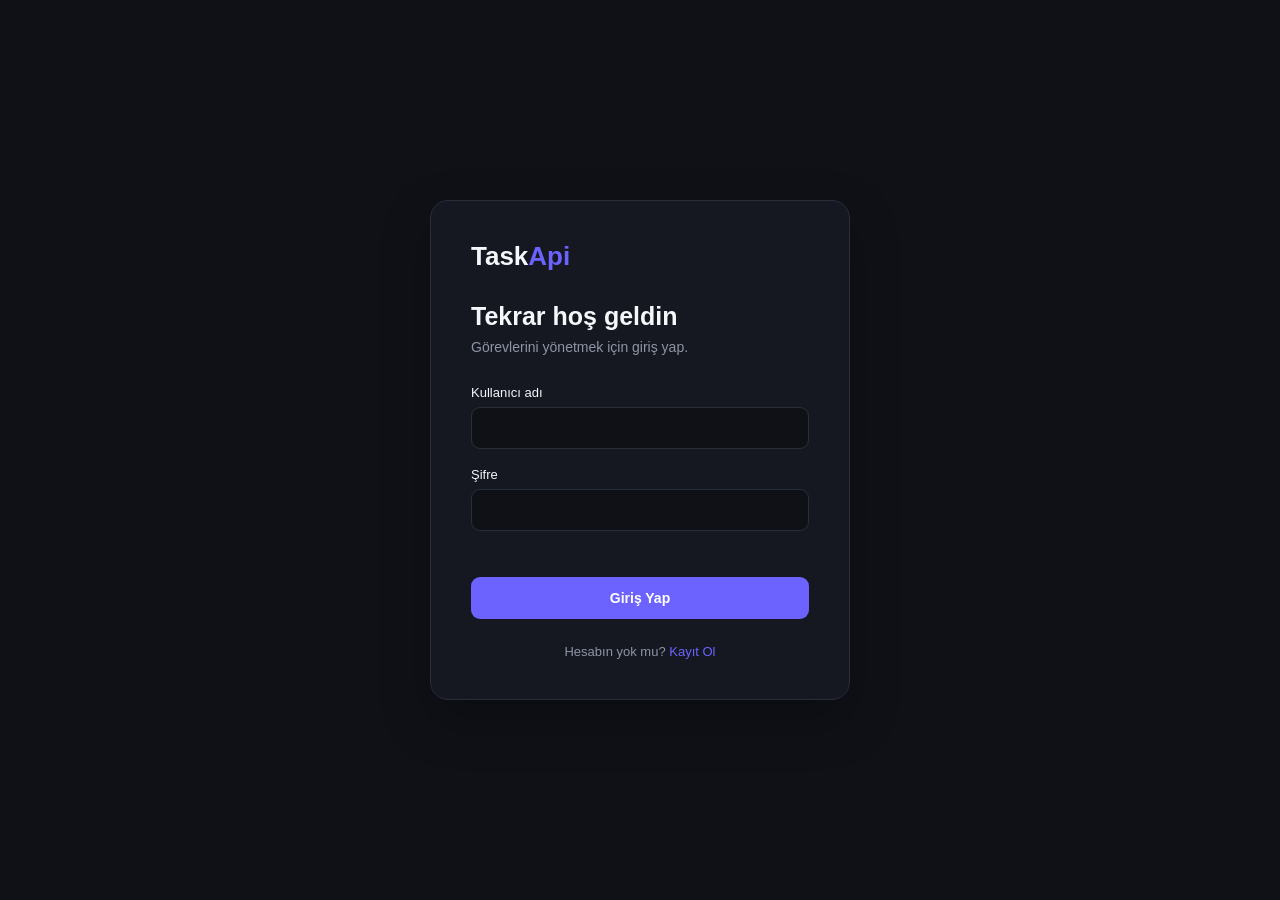
<file: frontend/index.html>
<!DOCTYPE html>
<html lang="tr">
<head>
    <meta charset="UTF-8">
    <meta name="viewport" content="width=device-width, initial-scale=1.0">
    <title>Görevler — TaskApi</title>
    <link rel="stylesheet" href="css/style.css">
</head>

<body data-page="tasks">

    <aside class="sidebar" aria-label="Ana menü">
        <div class="logo">Task<span>Api</span></div>

        <nav class="sidebar-nav">
            <a href="index.html" class="nav-link" data-nav="tasks">
                <span aria-hidden="true">▦</span>
                Görevler
            </a>
            <a href="calendar.html" class="nav-link" data-nav="calendar">
                <span aria-hidden="true">◷</span>
                Takvim
            </a>
            <a href="stats.html" class="nav-link" data-nav="stats">
                <span aria-hidden="true">▥</span>
                İstatistikler
            </a>
            <a href="settings.html" class="nav-link" data-nav="settings">
                <span aria-hidden="true">⚙</span>
                Ayarlar
            </a>
        </nav>

        <div class="sidebar-bottom">
            <a href="#" class="nav-link logout" id="logout-btn">
                <span aria-hidden="true">↪</span>
                Çıkış Yap
            </a>
        </div>
    </aside>

    <div class="modal-overlay" id="task-modal" role="dialog" aria-modal="true" aria-labelledby="modal-title" aria-hidden="true">
        <div class="task-modal">
            <div class="modal-header">
                <div>
                    <p class="modal-label">GÖREV</p>
                    <h2 id="modal-title">Yeni Görev</h2>
                </div>
                <button type="button" class="modal-close" id="close-modal" aria-label="Pencereyi kapat">×</button>
            </div>

            <form id="task-form" novalidate>
                <div class="form-group">
                    <label for="task-title">Görev başlığı</label>
                    <input type="text" id="task-title" placeholder="Örn. DRF projesini tamamla" maxlength="200" required autocomplete="off">
                    <p id="task-title-error" class="field-error" role="alert"></p>
                </div>

                <div class="form-group">
                    <label for="task-description">Açıklama</label>
                    <textarea id="task-description" placeholder="Görev hakkında kısa bir açıklama..." rows="4"></textarea>
                    <p id="task-description-error" class="field-error" role="alert"></p>
                </div>

                <div class="form-row">
                    <div class="form-group">
                        <label for="task-status">Durum</label>
                        <select id="task-status">
                            <option value="todo">Yapılacak</option>
                            <option value="doing">Devam Ediyor</option>
                            <option value="done">Tamamlandı</option>
                        </select>
                        <p id="task-status-error" class="field-error" role="alert"></p>
                    </div>

                    <div class="form-group">
                        <label for="task-priority">Öncelik</label>
                        <select id="task-priority">
                            <option value="low">Düşük</option>
                            <option value="medium" selected>Orta</option>
                            <option value="high">Yüksek</option>
                        </select>
                        <p id="task-priority-error" class="field-error" role="alert"></p>
                    </div>
                </div>

                <div class="form-group">
                    <label for="task-due-date">Son tarih</label>
                    <input type="date" id="task-due-date">
                    <p id="task-due-date-error" class="field-error" role="alert"></p>
                </div>

                <p id="task-form-error" class="form-error" role="alert"></p>

                <div class="modal-actions">
                    <button type="button" class="cancel-btn" id="cancel-task">İptal</button>
                    <button type="submit" class="save-task-btn">Görevi Kaydet</button>
                </div>
            </form>
        </div>
    </div>

    <main class="main-content">
        <header class="topbar">
            <div>
                <p id="welcome-message" class="welcome-line">Hoş geldin 👋</p>
                <h1>Görevlerim</h1>
            </div>
            <div class="topbar-actions">
                <button type="button" class="mobile-logout-btn" id="mobile-logout-btn">Çıkış</button>
                <button type="button" class="new-task-btn" id="new-task-btn">
                    <span aria-hidden="true">+</span>
                    Yeni Görev
                </button>
            </div>
        </header>

        <div id="board-status" class="page-status" aria-live="polite"></div>

        <section class="board" id="task-board" aria-label="Görev panosu">
            <div class="column">
                <div class="column-header">
                    <div>
                        <h2>Yapılacak</h2>
                        <span class="task-count" id="todo-count">0</span>
                    </div>
                </div>
                <div class="task-list" id="todo-list" data-status="todo" data-empty-label="Henüz yapılacak görev yok."></div>
            </div>

            <div class="column">
                <div class="column-header">
                    <div>
                        <h2>Devam Ediyor</h2>
                        <span class="task-count" id="doing-count">0</span>
                    </div>
                </div>
                <div class="task-list" id="doing-list" data-status="doing" data-empty-label="Devam eden görev yok."></div>
            </div>

            <div class="column">
                <div class="column-header">
                    <div>
                        <h2>Tamamlandı</h2>
                        <span class="task-count" id="done-count">0</span>
                    </div>
                </div>
                <div class="task-list" id="done-list" data-status="done" data-empty-label="Tamamlanan görev yok."></div>
            </div>
        </section>
    </main>

    <div id="toast-container" class="toast-container" aria-live="polite"></div>

    <script src="js/api.js"></script>
    <script src="js/shared.js"></script>
    <script src="js/app.js"></script>
</body>
</html>
</file>
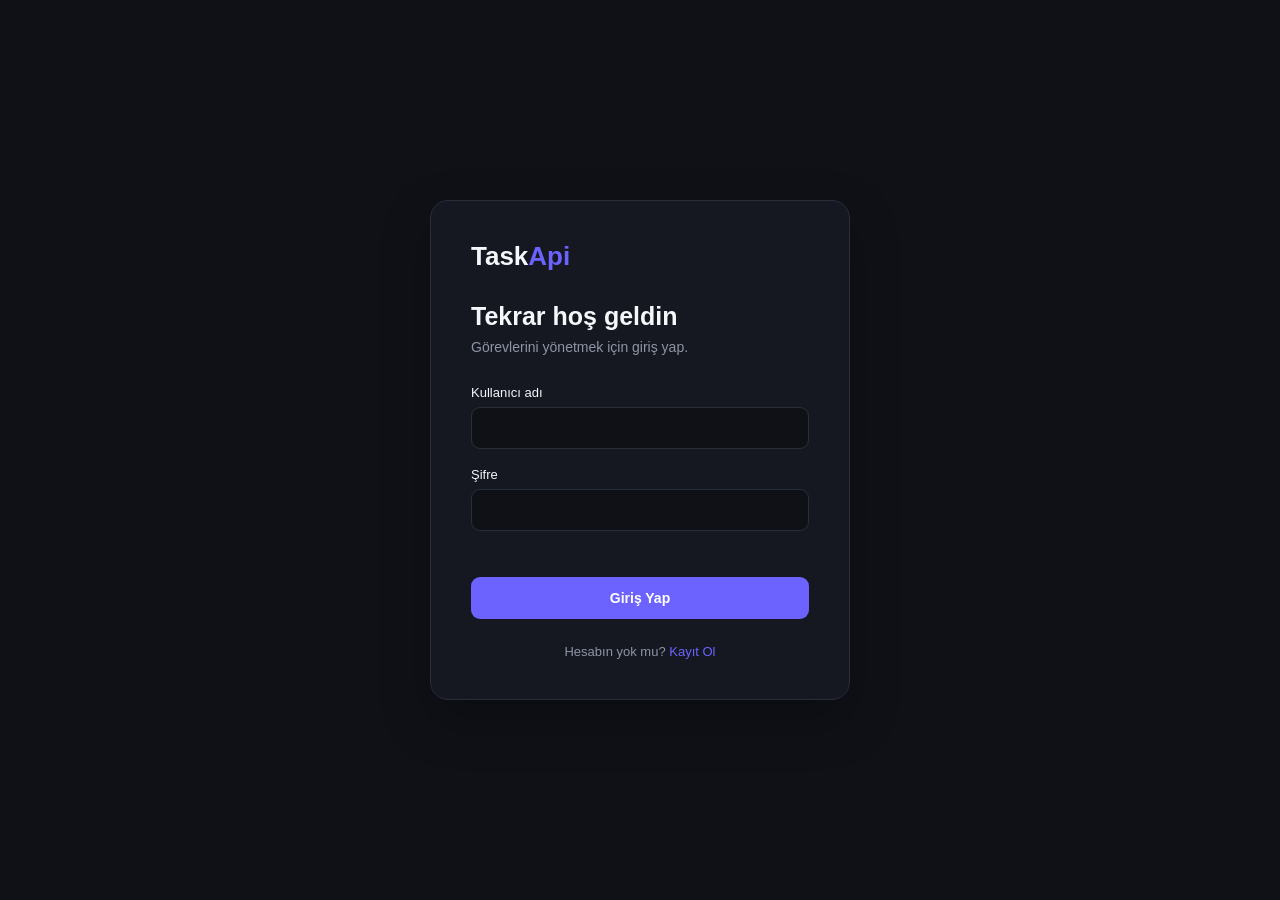
<file: frontend/calendar.html>
<!DOCTYPE html>
<html lang="tr">
<head>
    <meta charset="UTF-8">
    <meta name="viewport" content="width=device-width, initial-scale=1.0">
    <title>Takvim — TaskApi</title>
    <link rel="stylesheet" href="css/style.css">
</head>
<body data-page="calendar">

    <aside class="sidebar" aria-label="Ana menü">
        <div class="logo">Task<span>Api</span></div>
        <nav class="sidebar-nav">
            <a href="index.html" class="nav-link" data-nav="tasks"><span aria-hidden="true">▦</span> Görevler</a>
            <a href="calendar.html" class="nav-link" data-nav="calendar"><span aria-hidden="true">◷</span> Takvim</a>
            <a href="stats.html" class="nav-link" data-nav="stats"><span aria-hidden="true">▥</span> İstatistikler</a>
            <a href="settings.html" class="nav-link" data-nav="settings"><span aria-hidden="true">⚙</span> Ayarlar</a>
        </nav>
        <div class="sidebar-bottom">
            <a href="#" class="nav-link logout" id="logout-btn"><span aria-hidden="true">↪</span> Çıkış Yap</a>
        </div>
    </aside>

    <main class="main-content">
        <header class="topbar">
            <div>
                <p id="welcome-message" class="welcome-line">Hoş geldin 👋</p>
                <h1>Takvim</h1>
            </div>
            <div class="topbar-actions">
                <button type="button" class="mobile-logout-btn" id="mobile-logout-btn">Çıkış</button>
            </div>
        </header>

        <div id="calendar-status" class="page-status" aria-live="polite"></div>

        <section class="calendar-layout">
            <div class="panel-card">
                <div class="calendar-toolbar">
                    <button type="button" class="ghost-btn" id="calendar-prev" aria-label="Önceki ay">←</button>
                    <h2 id="calendar-month-label">—</h2>
                    <button type="button" class="ghost-btn" id="calendar-next" aria-label="Sonraki ay">→</button>
                </div>
                <button type="button" class="text-btn" id="calendar-today">Bugüne git</button>
                <div id="calendar-grid" class="calendar-grid" role="grid" aria-label="Aylık takvim"></div>
            </div>

            <aside class="panel-card" id="calendar-day-detail" aria-live="polite">
                <h2>Gün detayı</h2>
                <p class="muted-text">Son tarihli görevleri görmek için takvimden bir gün seç.</p>
            </aside>
        </section>
    </main>

    <div id="toast-container" class="toast-container" aria-live="polite"></div>

    <script src="js/api.js"></script>
    <script src="js/shared.js"></script>
    <script src="js/calendar.js"></script>
</body>
</html>
</file>
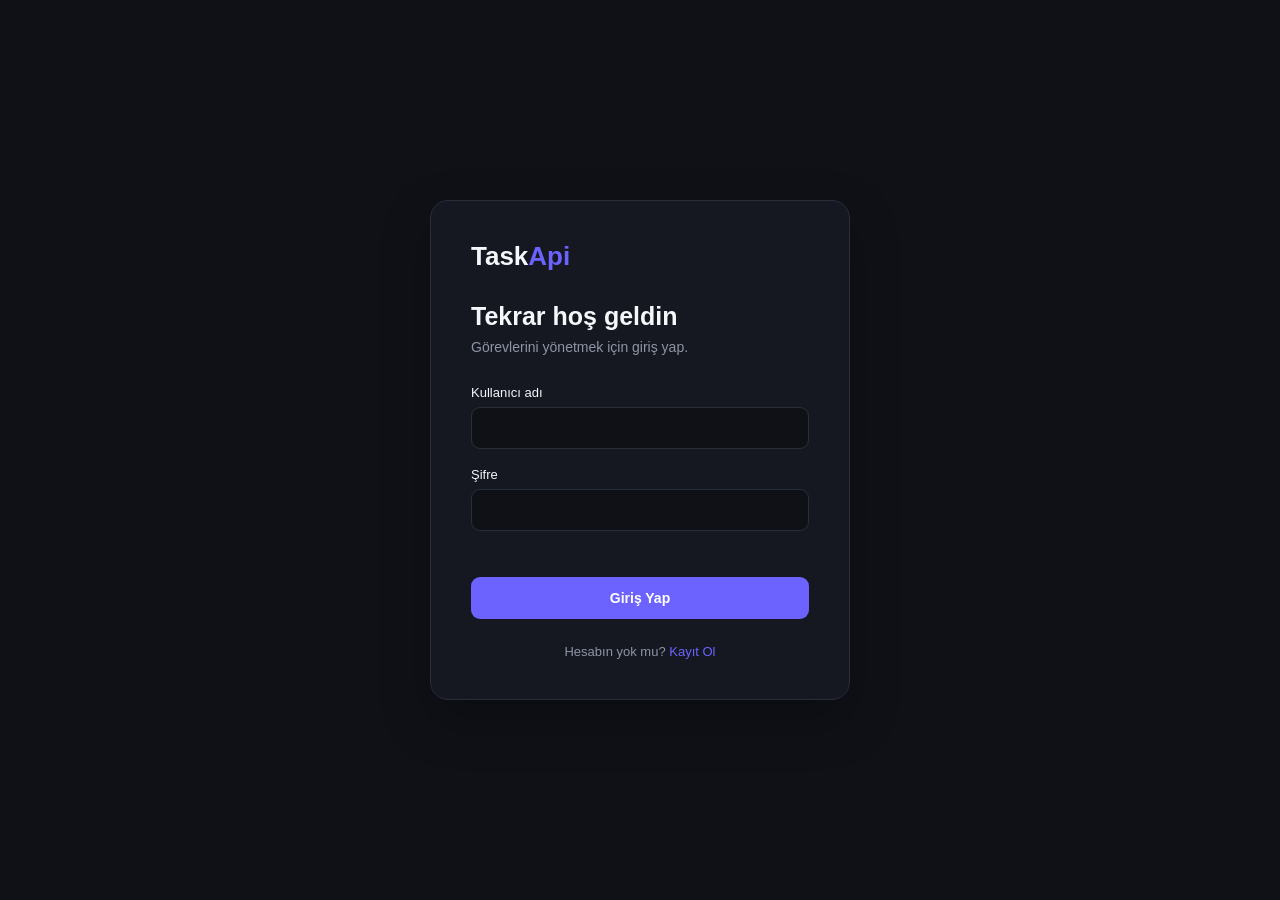
<file: frontend/login.html>
<!DOCTYPE html>
<html lang="tr">

<head>

    <meta charset="UTF-8">

    <meta
        name="viewport"
        content="width=device-width, initial-scale=1.0"
    >

    <title>Giriş Yap - TaskApi</title>

    <link
        rel="stylesheet"
        href="css/style.css"
    >

</head>


<body class="auth-page">

    <div class="auth-container">

        <div class="auth-card">

            <div class="auth-logo">
                Task<span>Api</span>
            </div>

            <h1>Tekrar hoş geldin</h1>

            <p class="auth-description">
                Görevlerini yönetmek için giriş yap.
            </p>


            <form id="login-form">

                <div class="form-group">

                    <label for="username">
                        Kullanıcı adı
                    </label>

                    <input
                        type="text"
                        id="username"
                        required
                    >

                </div>


                <div class="form-group">

                    <label for="password">
                        Şifre
                    </label>

                    <input
                        type="password"
                        id="password"
                        required
                    >

                </div>


                <p
                    id="login-error"
                    class="form-error"
                ></p>


                <button
                    type="submit"
                    class="auth-button"
                >
                    Giriş Yap
                </button>

            </form>


            <p class="auth-footer">
                Hesabın yok mu?
                <a href="register.html">Kayıt Ol</a>
            </p>

        </div>

    </div>


    <script src="js/api.js"></script>
    <script src="js/login.js"></script>

</body>

</html>
</file>
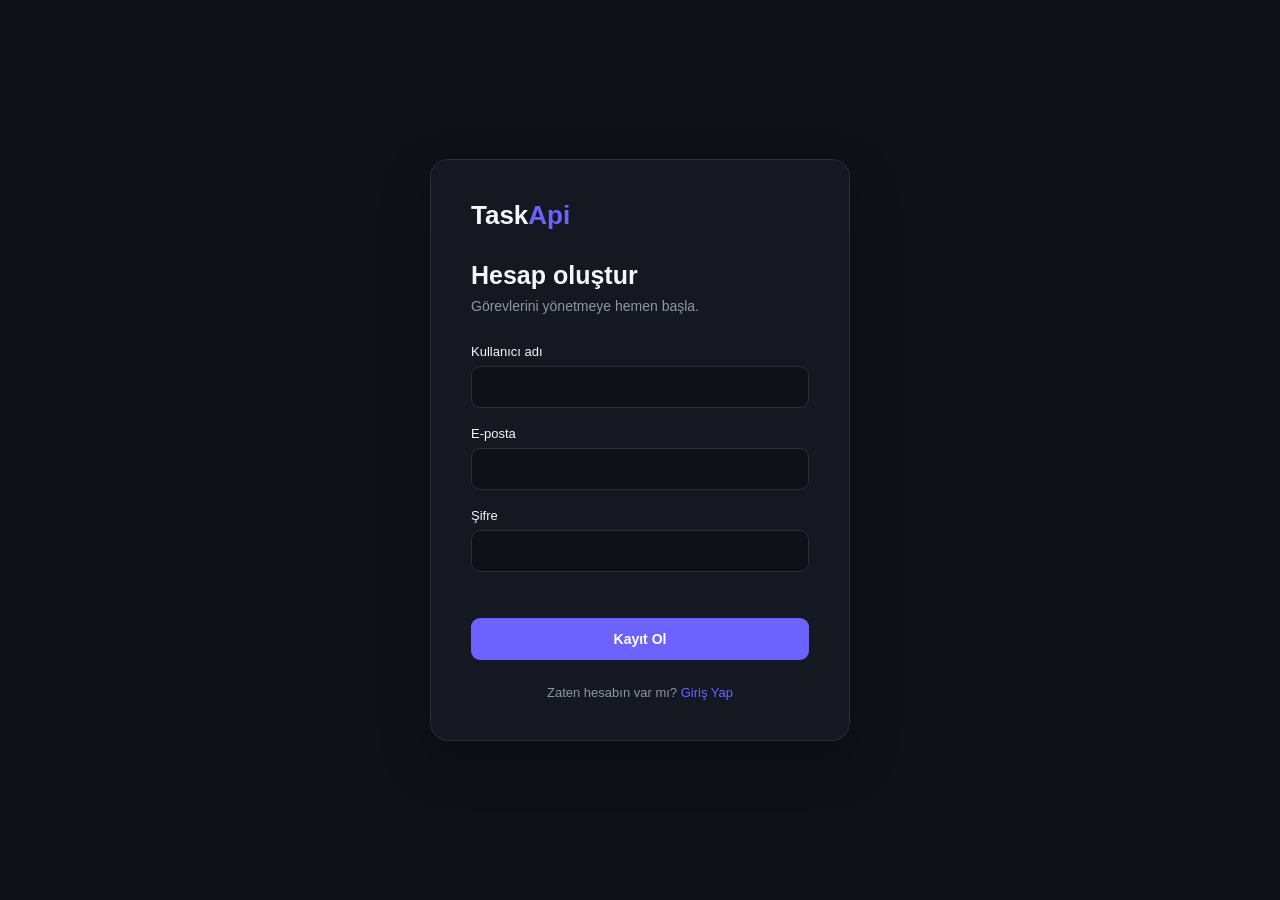
<file: frontend/register.html>
<!DOCTYPE html>
<html lang="tr">

<head>

    <meta charset="UTF-8">

    <meta
        name="viewport"
        content="width=device-width, initial-scale=1.0"
    >

    <title>Kayıt Ol - TaskApi</title>

    <link
        rel="stylesheet"
        href="css/style.css"
    >

</head>


<body class="auth-page">

    <div class="auth-container">

        <div class="auth-card">

            <div class="auth-logo">
                Task<span>Api</span>
            </div>

            <h1>Hesap oluştur</h1>

            <p class="auth-description">
                Görevlerini yönetmeye hemen başla.
            </p>


            <form id="register-form">

                <div class="form-group">

                    <label for="register-username">
                        Kullanıcı adı
                    </label>

                    <input
                        type="text"
                        id="register-username"
                        required
                    >

                </div>


                <div class="form-group">

                    <label for="register-email">
                        E-posta
                    </label>

                    <input
                        type="email"
                        id="register-email"
                        required
                    >

                </div>


                <div class="form-group">

                    <label for="register-password">
                        Şifre
                    </label>

                    <input
                        type="password"
                        id="register-password"
                        required
                    >

                </div>


                <p
                    id="register-error"
                    class="form-error"
                ></p>


                <button
                    type="submit"
                    class="auth-button"
                >
                    Kayıt Ol
                </button>

            </form>


            <p class="auth-footer">
                Zaten hesabın var mı?
                <a href="login.html">Giriş Yap</a>
            </p>

        </div>

    </div>


    <script src="js/api.js"></script>
    <script src="js/register.js"></script>

</body>

</html>
</file>
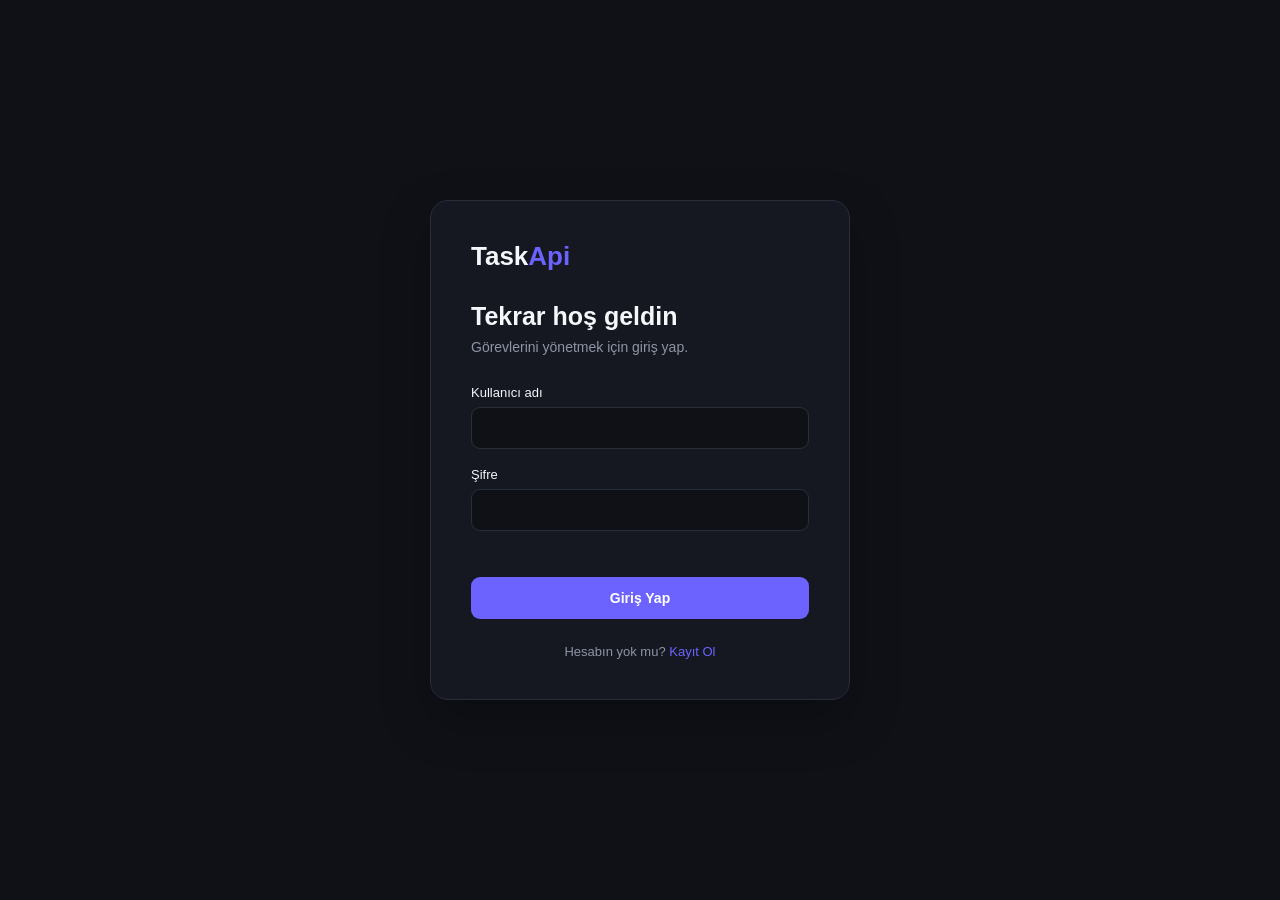
<file: frontend/settings.html>
<!DOCTYPE html>
<html lang="tr">
<head>
    <meta charset="UTF-8">
    <meta name="viewport" content="width=device-width, initial-scale=1.0">
    <title>Ayarlar — TaskApi</title>
    <link rel="stylesheet" href="css/style.css">
</head>
<body data-page="settings">

    <aside class="sidebar" aria-label="Ana menü">
        <div class="logo">Task<span>Api</span></div>
        <nav class="sidebar-nav">
            <a href="index.html" class="nav-link" data-nav="tasks"><span aria-hidden="true">▦</span> Görevler</a>
            <a href="calendar.html" class="nav-link" data-nav="calendar"><span aria-hidden="true">◷</span> Takvim</a>
            <a href="stats.html" class="nav-link" data-nav="stats"><span aria-hidden="true">▥</span> İstatistikler</a>
            <a href="settings.html" class="nav-link" data-nav="settings"><span aria-hidden="true">⚙</span> Ayarlar</a>
        </nav>
        <div class="sidebar-bottom">
            <a href="#" class="nav-link logout" id="logout-btn"><span aria-hidden="true">↪</span> Çıkış Yap</a>
        </div>
    </aside>

    <main class="main-content">
        <header class="topbar">
            <div>
                <p id="welcome-message" class="welcome-line">Hoş geldin 👋</p>
                <h1>Ayarlar</h1>
            </div>
            <div class="topbar-actions">
                <button type="button" class="mobile-logout-btn" id="mobile-logout-btn">Çıkış</button>
            </div>
        </header>

        <section class="settings-stack">
            <article class="panel-card settings-card">
                <h2>Hesap</h2>
                <dl class="settings-dl">
                    <dt>Kullanıcı adı</dt>
                    <dd id="settings-username">—</dd>
                </dl>
                <p class="muted-text">Profil bilgileri sunucudaki oturumundan alınır.</p>
                <button type="button" class="danger-btn" id="settings-logout">Çıkış yap</button>
            </article>

            <article class="panel-card settings-card settings-card--soon">
                <h2>Bildirimler</h2>
                <p class="soon-badge">Yakında</p>
                <p class="muted-text">Son tarih hatırlatmaları ve e-posta bildirimleri bir sonraki sürümde eklenecek.</p>
            </article>

            <article class="panel-card settings-card settings-card--soon">
                <h2>Görünüm</h2>
                <p class="soon-badge">Yakında</p>
                <p class="muted-text">Tema seçenekleri ve yazı boyutu ayarları üzerinde çalışılıyor.</p>
            </article>
        </section>
    </main>

    <div id="toast-container" class="toast-container" aria-live="polite"></div>

    <script src="js/api.js"></script>
    <script src="js/shared.js"></script>
    <script src="js/settings.js"></script>
</body>
</html>
</file>
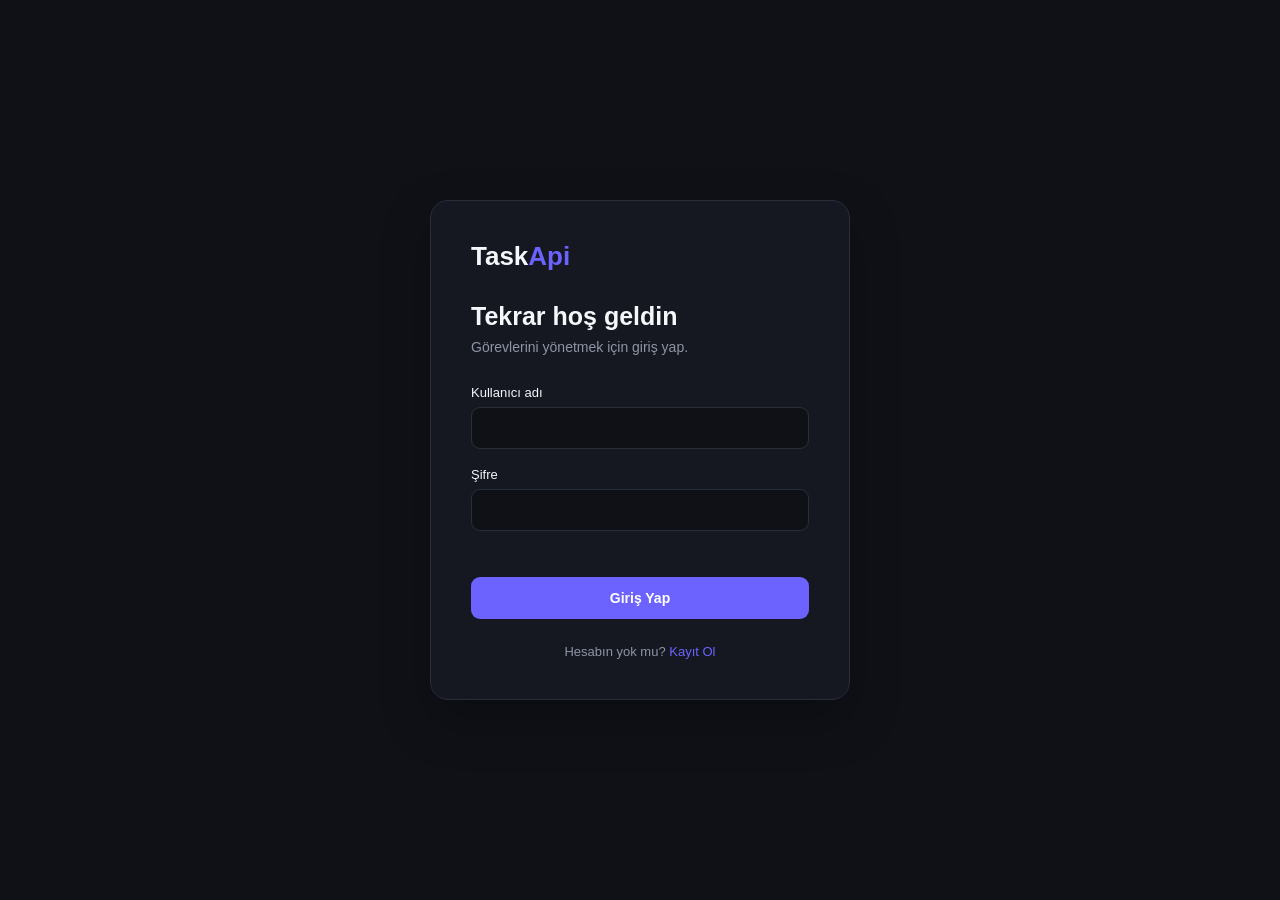
<file: frontend/stats.html>
<!DOCTYPE html>
<html lang="tr">
<head>
    <meta charset="UTF-8">
    <meta name="viewport" content="width=device-width, initial-scale=1.0">
    <title>İstatistikler — TaskApi</title>
    <link rel="stylesheet" href="css/style.css">
</head>
<body data-page="stats">

    <aside class="sidebar" aria-label="Ana menü">
        <div class="logo">Task<span>Api</span></div>
        <nav class="sidebar-nav">
            <a href="index.html" class="nav-link" data-nav="tasks"><span aria-hidden="true">▦</span> Görevler</a>
            <a href="calendar.html" class="nav-link" data-nav="calendar"><span aria-hidden="true">◷</span> Takvim</a>
            <a href="stats.html" class="nav-link" data-nav="stats"><span aria-hidden="true">▥</span> İstatistikler</a>
            <a href="settings.html" class="nav-link" data-nav="settings"><span aria-hidden="true">⚙</span> Ayarlar</a>
        </nav>
        <div class="sidebar-bottom">
            <a href="#" class="nav-link logout" id="logout-btn"><span aria-hidden="true">↪</span> Çıkış Yap</a>
        </div>
    </aside>

    <main class="main-content">
        <header class="topbar">
            <div>
                <p id="welcome-message" class="welcome-line">Hoş geldin 👋</p>
                <h1>İstatistikler</h1>
            </div>
            <div class="topbar-actions">
                <button type="button" class="mobile-logout-btn" id="mobile-logout-btn">Çıkış</button>
            </div>
        </header>

        <div id="stats-status" class="page-status" aria-live="polite"></div>

        <section class="stats-grid" id="stats-grid" aria-label="Görev istatistikleri"></section>

        <section class="panel-card stats-panel">
            <h2>Öncelik dağılımı</h2>
            <div id="stats-priority-list"></div>
        </section>
    </main>

    <div id="toast-container" class="toast-container" aria-live="polite"></div>

    <script src="js/api.js"></script>
    <script src="js/shared.js"></script>
    <script src="js/stats.js"></script>
</body>
</html>
</file>
<file: frontend/css/style.css>
/* =========================
   TEMEL AYARLAR
========================= */

:root {
    --bg-color: #0f1117;
    --sidebar-color: #151821;
    --card-color: #1b1f2a;
    --card-hover: #222735;

    --text-color: #f5f7fa;
    --muted-text: #8d95a5;

    --border-color: #292e3b;

    --primary-color: #6c63ff;
    --primary-hover: #7b73ff;

    --todo-color: #4f8cff;
    --doing-color: #f5a623;
    --done-color: #38c793;
}


/* =========================
   RESET
========================= */

* {
    margin: 0;
    padding: 0;
    box-sizing: border-box;
}

body {
    font-family: Arial, Helvetica, sans-serif;
    background-color: var(--bg-color);
    color: var(--text-color);
    min-height: 100vh;
}


/* =========================
   SIDEBAR
========================= */

.sidebar {
    position: fixed;
    left: 0;
    top: 0;

    width: 240px;
    height: 100vh;

    background-color: var(--sidebar-color);
    border-right: 1px solid var(--border-color);

    display: flex;
    flex-direction: column;

    padding: 28px 18px;
}


/* LOGO */

.logo {
    font-size: 25px;
    font-weight: 700;

    padding: 0 12px;
    margin-bottom: 45px;
}

.logo span {
    color: var(--primary-color);
}


/* NAV */

.sidebar-nav {
    display: flex;
    flex-direction: column;
    gap: 8px;
}

.nav-link {
    display: flex;
    align-items: center;
    gap: 12px;

    padding: 12px 14px;

    color: var(--muted-text);
    text-decoration: none;

    border-radius: 10px;

    transition: 0.2s;
}

.nav-link:hover {
    background-color: var(--card-color);
    color: var(--text-color);
}

.nav-link.active {
    background-color: rgba(108, 99, 255, 0.15);
    color: var(--primary-color);
}

.nav-link span {
    width: 20px;
    text-align: center;
}


/* SIDEBAR ALT */

.sidebar-bottom {
    margin-top: auto;

    display: flex;
    flex-direction: column;
    gap: 8px;
}

.logout:hover {
    color: #ff6b6b;
}


/* =========================
   ANA ALAN
========================= */

.main-content {
    margin-left: 240px;

    min-height: 100vh;

    padding: 40px;
}


/* =========================
   ÜST KISIM
========================= */

.topbar {
    display: flex;
    justify-content: space-between;
    align-items: center;
    flex-wrap: wrap;
    gap: 16px;

    margin-bottom: 35px;
}

.topbar-actions {
    display: flex;
    align-items: center;
    gap: 10px;
}

.mobile-logout-btn {
    display: none;
    border: 1px solid var(--border-color);
    background: transparent;
    color: var(--muted-text);
    padding: 10px 14px;
    border-radius: 10px;
    font-size: 13px;
    font-weight: 600;
    cursor: pointer;
}

.mobile-logout-btn:hover,
.mobile-logout-btn:focus-visible {
    color: #ff6b6b;
    border-color: rgba(255, 107, 107, 0.45);
    outline: none;
}

.welcome-text {
    color: var(--muted-text);
    font-size: 14px;

    margin-bottom: 6px;
}

.topbar h1 {
    font-size: 30px;
}


/* YENİ GÖREV BUTONU */

.new-task-btn {
    border: none;

    background-color: var(--primary-color);
    color: white;

    padding: 12px 18px;

    border-radius: 10px;

    font-size: 14px;
    font-weight: 600;

    cursor: pointer;

    transition: 0.2s;
}

.new-task-btn:hover {
    background-color: var(--primary-hover);
    transform: translateY(-1px);
}

.new-task-btn span {
    font-size: 18px;
    margin-right: 5px;
}


/* =========================
   KANBAN
========================= */

.board {
    display: grid;

    grid-template-columns: repeat(3, 1fr);

    gap: 20px;

    align-items: start;
}


/* =========================
   KOLON
========================= */

.column {
    background-color: var(--sidebar-color);

    border: 1px solid var(--border-color);

    border-radius: 14px;

    padding: 18px;

    min-height: 500px;
}


/* KOLON BAŞLIĞI */

.column-header {
    margin-bottom: 20px;
}

.column-header > div {
    display: flex;
    align-items: center;
    gap: 10px;
}

.column-header h2 {
    font-size: 16px;
}


/* GÖREV SAYISI */

.task-count {
    display: flex;
    align-items: center;
    justify-content: center;

    min-width: 25px;
    height: 25px;

    padding: 0 7px;

    background-color: var(--card-color);

    border-radius: 20px;

    color: var(--muted-text);

    font-size: 12px;
}


/* =========================
   GÖREV LİSTESİ
========================= */

.task-list {
    display: flex;
    flex-direction: column;
    gap: 12px;
}


/* =========================
   RESPONSIVE
========================= */

@media (min-width: 601px) and (max-width: 1100px) {
    .board {
        grid-template-columns: repeat(3, minmax(260px, 1fr));
        overflow-x: auto;
        padding-bottom: 8px;
    }
}

@media (max-width: 900px) {

    .sidebar {
        width: 200px;
    }

    .main-content {
        margin-left: 200px;
        padding: 25px;
    }

    .board {
        grid-template-columns: 1fr;
    }

    .column {
        min-height: 250px;
    }

    .calendar-layout {
        grid-template-columns: 1fr;
    }
}


@media (max-width: 600px) {

    .sidebar {
        position: fixed;

        width: 100%;
        height: 65px;

        bottom: 0;
        top: auto;

        border-right: none;
        border-top: 1px solid var(--border-color);

        padding: 8px 10px;

        z-index: 100;
    }

    .logo {
        display: none;
    }

    .sidebar-nav {
        flex-direction: row;
        justify-content: space-between;
        gap: 4px;
        overflow-x: auto;
        width: 100%;
    }

    .sidebar-bottom {
        display: none;
    }

    .nav-link {
        flex-direction: column;
        gap: 3px;
        flex: 1;
        min-width: 62px;
        padding: 6px 4px;
        font-size: 10px;
        text-align: center;
    }

    .nav-link span {
        width: auto;
    }

    .main-content {
        margin-left: 0;

        padding: 25px 15px 90px;
    }

    .topbar {
        align-items: flex-start;
    }

    .topbar h1 {
        font-size: 24px;
    }

    .new-task-btn {
        padding: 10px 12px;
    }

    .new-task-btn span {
        margin-right: 0;
    }

    .new-task-btn {
        font-size: 0;
    }

    .new-task-btn span {
        font-size: 22px;
    }

    .mobile-logout-btn {
        display: inline-block;
    }

    .toast-container {
        left: 15px;
        right: 15px;
        bottom: 80px;
        max-width: none;
    }
}

/* =========================
   GÖREV KARTLARI
========================= */

.task-card {
    background-color: var(--card-color);

    border: 1px solid var(--border-color);

    border-radius: 12px;

    padding: 15px;

    transition: 0.2s;
}

.task-card:hover {
    background-color: var(--card-hover);

    transform: translateY(-2px);
}


/* ÜST KISIM */

.task-card-top {
    display: flex;

    justify-content: space-between;

    align-items: center;

    margin-bottom: 12px;
}


/* ÖNCELİK */

.priority {
    display: inline-block;

    padding: 4px 8px;

    border-radius: 6px;

    font-size: 11px;

    font-weight: 600;
}

.priority.low {
    background-color: rgba(56, 199, 147, 0.12);

    color: var(--done-color);
}

.priority.medium {
    background-color: rgba(245, 166, 35, 0.12);

    color: var(--doing-color);
}

.priority.high {
    background-color: rgba(255, 107, 107, 0.12);

    color: #ff6b6b;
}


/* SİL BUTONU */

.task-menu {
    border: none;

    background: none;

    color: var(--muted-text);

    font-size: 20px;

    cursor: pointer;

    line-height: 1;
}

.task-menu:hover {
    color: #ff6b6b;
}


/* BAŞLIK */

.task-card h3 {
    font-size: 15px;

    margin-bottom: 7px;

    line-height: 1.4;
}


/* AÇIKLAMA */

.task-card p {
    color: var(--muted-text);

    font-size: 13px;

    line-height: 1.5;

    margin-bottom: 15px;
}


/* ALT KISIM */

.task-card-bottom {
    display: flex;

    justify-content: space-between;

    align-items: center;

    padding-top: 12px;

    border-top: 1px solid var(--border-color);
}


.task-date {
    color: var(--muted-text);

    font-size: 11px;
}

.task-date--overdue {
    color: #ff8a8a;
    font-weight: 600;
}

.column-empty {
    color: var(--muted-text);
    font-size: 13px;
    text-align: center;
    padding: 28px 12px;
    border: 1px dashed var(--border-color);
    border-radius: 10px;
}

.board-status {
    margin-bottom: 18px;
    min-height: 0;
}

.board-status--loading .board-loading-text,
.board-status--error p {
    color: var(--muted-text);
    font-size: 14px;
}

.board-status--error {
    background: rgba(255, 107, 107, 0.08);
    border: 1px solid rgba(255, 107, 107, 0.25);
    border-radius: 12px;
    padding: 14px 16px;
}

.board-status--error p {
    color: #ffb4b4;
    margin-bottom: 10px;
}

.retry-btn {
    border: none;
    background: var(--primary-color);
    color: white;
    padding: 8px 14px;
    border-radius: 8px;
    font-size: 13px;
    font-weight: 600;
    cursor: pointer;
}

.retry-btn:hover {
    background: var(--primary-hover);
}

.board--loading {
    opacity: 0.55;
    pointer-events: none;
}

.toast-container {
    position: fixed;
    right: 20px;
    bottom: 24px;
    z-index: 2000;
    display: flex;
    flex-direction: column;
    gap: 10px;
    max-width: min(360px, calc(100vw - 40px));
}

.toast {
    background: var(--card-color);
    border: 1px solid var(--border-color);
    border-left: 4px solid var(--done-color);
    color: var(--text-color);
    padding: 12px 14px;
    border-radius: 10px;
    font-size: 14px;
    box-shadow: 0 12px 30px rgba(0, 0, 0, 0.35);
    transition: opacity 0.25s ease, transform 0.25s ease;
}

.toast--error {
    border-left-color: #ff6b6b;
}

.toast--hide {
    opacity: 0;
    transform: translateY(6px);
}

.save-task-btn:disabled,
.auth-button:disabled {
    opacity: 0.7;
    cursor: not-allowed;
}

.nav-link:focus-visible,
.new-task-btn:focus-visible,
.task-actions button:focus-visible,
.task-menu:focus-visible,
.modal-close:focus-visible,
.cancel-btn:focus-visible,
.save-task-btn:focus-visible,
.auth-button:focus-visible {
    outline: 2px solid var(--primary-color);
    outline-offset: 2px;
}


/* DURUM BUTONLARI */

.task-actions {
    display: flex;

    gap: 5px;
}


.task-actions button {
    width: 27px;

    height: 27px;

    border: 1px solid var(--border-color);

    background-color: var(--sidebar-color);

    color: var(--muted-text);

    border-radius: 6px;

    cursor: pointer;

    transition: 0.2s;
}


.task-actions button:hover {
    background-color: var(--primary-color);

    color: white;

    border-color: var(--primary-color);
}

/* =========================
   LOGIN
========================= */

.auth-page {
    min-height: 100vh;

    display: flex;

    align-items: center;

    justify-content: center;

    padding: 20px;
}


.auth-container {
    width: 100%;

    max-width: 420px;
}


.auth-card {
    background-color: var(--sidebar-color);

    border: 1px solid var(--border-color);

    border-radius: 18px;

    padding: 40px;

    box-shadow: 0 20px 50px rgba(0, 0, 0, 0.25);
}


.auth-logo {
    font-size: 26px;

    font-weight: 700;

    margin-bottom: 30px;
}

.auth-logo span {
    color: var(--primary-color);
}


.auth-card h1 {
    font-size: 25px;

    margin-bottom: 8px;
}


.auth-description {
    color: var(--muted-text);

    font-size: 14px;

    margin-bottom: 30px;
}


/* FORM */

.form-group {
    margin-bottom: 18px;
}


.form-group label {
    display: block;

    font-size: 13px;

    margin-bottom: 7px;
}


.form-group input {
    width: 100%;

    padding: 12px 14px;

    background-color: var(--bg-color);

    border: 1px solid var(--border-color);

    border-radius: 9px;

    color: var(--text-color);

    outline: none;

    font-size: 14px;
}


.form-group input:focus {
    border-color: var(--primary-color);
}


/* HATA */

.form-error {
    color: #ff6b6b;

    font-size: 13px;

    min-height: 18px;

    margin-bottom: 10px;
}


/* BUTON */

.auth-button {
    width: 100%;

    border: none;

    background-color: var(--primary-color);

    color: white;

    padding: 13px;

    border-radius: 9px;

    font-size: 14px;

    font-weight: 600;

    cursor: pointer;

    transition: 0.2s;
}


.auth-button:hover {
    background-color: var(--primary-hover);
}


/* ALT */

.auth-footer {
    text-align: center;

    color: var(--muted-text);

    font-size: 13px;

    margin-top: 25px;
}


.auth-footer a {
    color: var(--primary-color);

    text-decoration: none;
}

/* =========================
   TASK MODAL
========================= */

.modal-overlay {
    position: fixed;

    inset: 0;

    background: rgba(0, 0, 0, 0.65);

    display: none;

    align-items: center;
    justify-content: center;

    padding: 20px;

    z-index: 1000;

    backdrop-filter: blur(5px);
}


.modal-overlay.active {
    display: flex;
}


.task-modal {
    width: 100%;
    max-width: 520px;

    background-color: var(--sidebar-color);

    border: 1px solid var(--border-color);

    border-radius: 18px;

    padding: 28px;

    box-shadow: 0 25px 70px rgba(0, 0, 0, 0.4);

    animation: modalOpen 0.2s ease;
}


@keyframes modalOpen {

    from {
        opacity: 0;
        transform: translateY(10px) scale(0.98);
    }

    to {
        opacity: 1;
        transform: translateY(0) scale(1);
    }

}


/* MODAL HEADER */

.modal-header {
    display: flex;

    justify-content: space-between;

    align-items: flex-start;

    margin-bottom: 28px;
}


.modal-label {
    color: var(--primary-color);

    font-size: 10px;

    font-weight: 700;

    letter-spacing: 1.5px;

    margin-bottom: 5px;
}


.modal-header h2 {
    font-size: 22px;
}


.modal-close {
    width: 32px;
    height: 32px;

    border: none;

    background: var(--card-color);

    color: var(--muted-text);

    border-radius: 8px;

    font-size: 22px;

    cursor: pointer;
}


.modal-close:hover {
    color: white;
}


/* TEXTAREA */

.form-group textarea,
.form-group select {
    width: 100%;

    padding: 12px 14px;

    background-color: var(--bg-color);

    border: 1px solid var(--border-color);

    border-radius: 9px;

    color: var(--text-color);

    outline: none;

    font-family: inherit;

    font-size: 14px;

    resize: vertical;
}


.form-group textarea:focus,
.form-group select:focus {
    border-color: var(--primary-color);
}


/* SELECT */

.form-group select {
    cursor: pointer;
}


/* FORM ROW */

.form-row {
    display: grid;

    grid-template-columns: 1fr 1fr;

    gap: 15px;
}


/* DATE */

input[type="date"] {
    color-scheme: dark;
}


/* MODAL BUTTONS */

.modal-actions {
    display: flex;

    justify-content: flex-end;

    gap: 10px;

    margin-top: 10px;
}


.cancel-btn,
.save-task-btn {
    padding: 11px 18px;

    border-radius: 9px;

    font-size: 13px;

    font-weight: 600;

    cursor: pointer;

    transition: 0.2s;
}


.cancel-btn {
    border: 1px solid var(--border-color);

    background: transparent;

    color: var(--muted-text);
}


.cancel-btn:hover {
    background: var(--card-color);

    color: white;
}


.save-task-btn {
    border: none;

    background: var(--primary-color);

    color: white;
}


.save-task-btn:hover {
    background: var(--primary-hover);
}


/* MOBİL */

@media (max-width: 600px) {

    .task-modal {
        padding: 22px;

        border-radius: 15px;
    }

    .form-row {
        grid-template-columns: 1fr;
        gap: 0;
    }

    .modal-actions {
        flex-direction: column-reverse;
    }

    .cancel-btn,
    .save-task-btn {
        width: 100%;
    }

    .task-card-hint {
        display: none;
    }

}

/* =========================
   ORTAK SAYFA BİLEŞENLERİ
========================= */

.welcome-line {
    color: var(--muted-text);
    font-size: 14px;
    margin-bottom: 6px;
}

.muted-text {
    color: var(--muted-text);
    font-size: 14px;
    line-height: 1.5;
}

.page-status {
    margin-bottom: 18px;
}

.page-status--loading .page-loading-text {
    color: var(--muted-text);
    font-size: 14px;
}

.page-status--error {
    background: rgba(255, 107, 107, 0.08);
    border: 1px solid rgba(255, 107, 107, 0.25);
    border-radius: 12px;
    padding: 14px 16px;
}

.page-status--error p {
    color: #ffb4b4;
    margin-bottom: 10px;
}

.field-error {
    color: #ff8a8a;
    font-size: 12px;
    min-height: 16px;
    margin-top: 6px;
}

.input-invalid {
    border-color: #ff6b6b !important;
}

.panel-card {
    background: var(--sidebar-color);
    border: 1px solid var(--border-color);
    border-radius: 14px;
    padding: 20px;
}

.text-link {
    color: var(--primary-color);
    text-decoration: none;
    font-size: 13px;
    font-weight: 600;
}

.text-link:hover {
    text-decoration: underline;
}

.ghost-btn,
.text-btn,
.danger-btn {
    border-radius: 9px;
    font-size: 13px;
    font-weight: 600;
    cursor: pointer;
}

.ghost-btn {
    border: 1px solid var(--border-color);
    background: var(--card-color);
    color: var(--text-color);
    width: 36px;
    height: 36px;
}

.text-btn {
    border: none;
    background: transparent;
    color: var(--primary-color);
    margin: 8px 0 14px;
    padding: 0;
}

.danger-btn {
    margin-top: 14px;
    border: 1px solid rgba(255, 107, 107, 0.45);
    background: rgba(255, 107, 107, 0.12);
    color: #ffb4b4;
    padding: 10px 14px;
}

/* =========================
   GÖREV KARTI — DURUM / SÜRÜKLE
========================= */

.task-card-actions-top {
    display: flex;
    align-items: center;
    gap: 6px;
}

.task-edit-btn {
    border: 1px solid var(--border-color);
    background: transparent;
    color: var(--muted-text);
    border-radius: 6px;
    font-size: 11px;
    padding: 4px 8px;
    cursor: pointer;
}

.task-edit-btn:hover {
    color: var(--text-color);
    border-color: var(--primary-color);
}

.status-move {
    display: flex;
    flex-wrap: wrap;
    gap: 6px;
    margin-top: 12px;
}

.status-btn {
    border: 1px solid var(--border-color);
    background: var(--sidebar-color);
    color: var(--text-color);
    border-radius: 8px;
    font-size: 11px;
    font-weight: 600;
    padding: 6px 10px;
    cursor: pointer;
    min-height: 32px;
}

.status-btn--todo:hover,
.status-btn--todo:focus-visible {
    border-color: var(--todo-color);
    color: var(--todo-color);
}

.status-btn--doing:hover,
.status-btn--doing:focus-visible {
    border-color: var(--doing-color);
    color: var(--doing-color);
}

.status-btn--done:hover,
.status-btn--done:focus-visible {
    border-color: var(--done-color);
    color: var(--done-color);
}

.status-btn--loading {
    opacity: 0.6;
    pointer-events: none;
}

.task-card--busy {
    opacity: 0.65;
    pointer-events: none;
}

.task-card--dragging {
    opacity: 0.45;
}

.task-list--drop-target {
    outline: 2px dashed var(--primary-color);
    outline-offset: 4px;
    border-radius: 10px;
    min-height: 80px;
}

.task-card-hint {
    margin-top: 10px;
    font-size: 11px;
    color: var(--muted-text);
}

.task-modal {
    max-height: calc(100vh - 40px);
    overflow-y: auto;
}

/* =========================
   TAKVİM
========================= */

.calendar-layout {
    display: grid;
    grid-template-columns: 2fr 1fr;
    gap: 20px;
    align-items: start;
}

.calendar-toolbar {
    display: flex;
    align-items: center;
    justify-content: space-between;
    gap: 12px;
    margin-bottom: 6px;
}

.calendar-toolbar h2 {
    font-size: 20px;
}

.calendar-grid {
    display: grid;
    grid-template-columns: repeat(7, minmax(0, 1fr));
    gap: 8px;
    margin-top: 8px;
}

.calendar-weekday {
    text-align: center;
    font-size: 12px;
    color: var(--muted-text);
    padding: 6px 0;
}

.calendar-day {
    border: 1px solid var(--border-color);
    background: var(--card-color);
    color: var(--text-color);
    border-radius: 10px;
    min-height: 72px;
    padding: 8px;
    display: flex;
    flex-direction: column;
    align-items: flex-start;
    gap: 6px;
    cursor: pointer;
}

.calendar-day--empty {
    border: none;
    background: transparent;
    cursor: default;
}

.calendar-day--today {
    border-color: var(--primary-color);
}

.calendar-day--selected {
    background: rgba(108, 99, 255, 0.18);
}

.calendar-day-number {
    font-weight: 700;
    font-size: 14px;
}

.calendar-day-badge {
    font-size: 10px;
    color: var(--primary-color);
}

.calendar-day-badge--muted {
    color: var(--muted-text);
}

.calendar-task-list {
    list-style: none;
    display: flex;
    flex-direction: column;
    gap: 10px;
    margin-top: 12px;
}

.calendar-task-item {
    display: flex;
    justify-content: space-between;
    gap: 10px;
    align-items: flex-start;
    padding: 10px;
    border: 1px solid var(--border-color);
    border-radius: 10px;
    background: var(--card-color);
}

.calendar-task-meta {
    display: block;
    font-size: 12px;
    color: var(--muted-text);
    margin-top: 4px;
}

/* =========================
   İSTATİSTİKLER
========================= */

.stats-grid {
    display: grid;
    grid-template-columns: repeat(auto-fit, minmax(160px, 1fr));
    gap: 14px;
    margin-bottom: 20px;
}

.stat-card {
    background: var(--sidebar-color);
    border: 1px solid var(--border-color);
    border-radius: 14px;
    padding: 16px;
}

.stat-card-label {
    color: var(--muted-text);
    font-size: 13px;
    margin-bottom: 8px;
}

.stat-card-value {
    font-size: 28px;
    font-weight: 700;
}

.stat-card--todo .stat-card-value { color: var(--todo-color); }
.stat-card--doing .stat-card-value { color: var(--doing-color); }
.stat-card--done .stat-card-value { color: var(--done-color); }
.stat-card--danger .stat-card-value { color: #ff8a8a; }
.stat-card--primary .stat-card-value { color: var(--primary-color); }

.stats-panel h2 {
    font-size: 18px;
    margin-bottom: 12px;
}

.stats-priority {
    list-style: none;
    display: flex;
    flex-direction: column;
    gap: 12px;
}

.stats-priority-row {
    display: flex;
    justify-content: space-between;
    font-size: 13px;
    margin-bottom: 6px;
}

.stats-bar {
    height: 8px;
    background: var(--card-color);
    border-radius: 999px;
    overflow: hidden;
}

.stats-bar span {
    display: block;
    height: 100%;
    background: var(--primary-color);
}

/* =========================
   AYARLAR
========================= */

.settings-stack {
    display: flex;
    flex-direction: column;
    gap: 16px;
    max-width: 640px;
}

.settings-card h2 {
    font-size: 18px;
    margin-bottom: 12px;
}

.settings-dl {
    display: grid;
    grid-template-columns: 120px 1fr;
    gap: 8px;
    margin-bottom: 8px;
}

.settings-dl dt {
    color: var(--muted-text);
    font-size: 13px;
}

.settings-dl dd {
    font-weight: 600;
}

.settings-card--soon {
    border-style: dashed;
}

.soon-badge {
    display: inline-block;
    margin-bottom: 8px;
    padding: 4px 10px;
    border-radius: 999px;
    background: rgba(108, 99, 255, 0.15);
    color: var(--primary-color);
    font-size: 11px;
    font-weight: 700;
    letter-spacing: 0.4px;
}

.status-btn:focus-visible,
.task-edit-btn:focus-visible,
.ghost-btn:focus-visible,
.text-btn:focus-visible,
.danger-btn:focus-visible,
.calendar-day:focus-visible,
.retry-btn:focus-visible {
    outline: 2px solid var(--primary-color);
    outline-offset: 2px;
}
</file>
